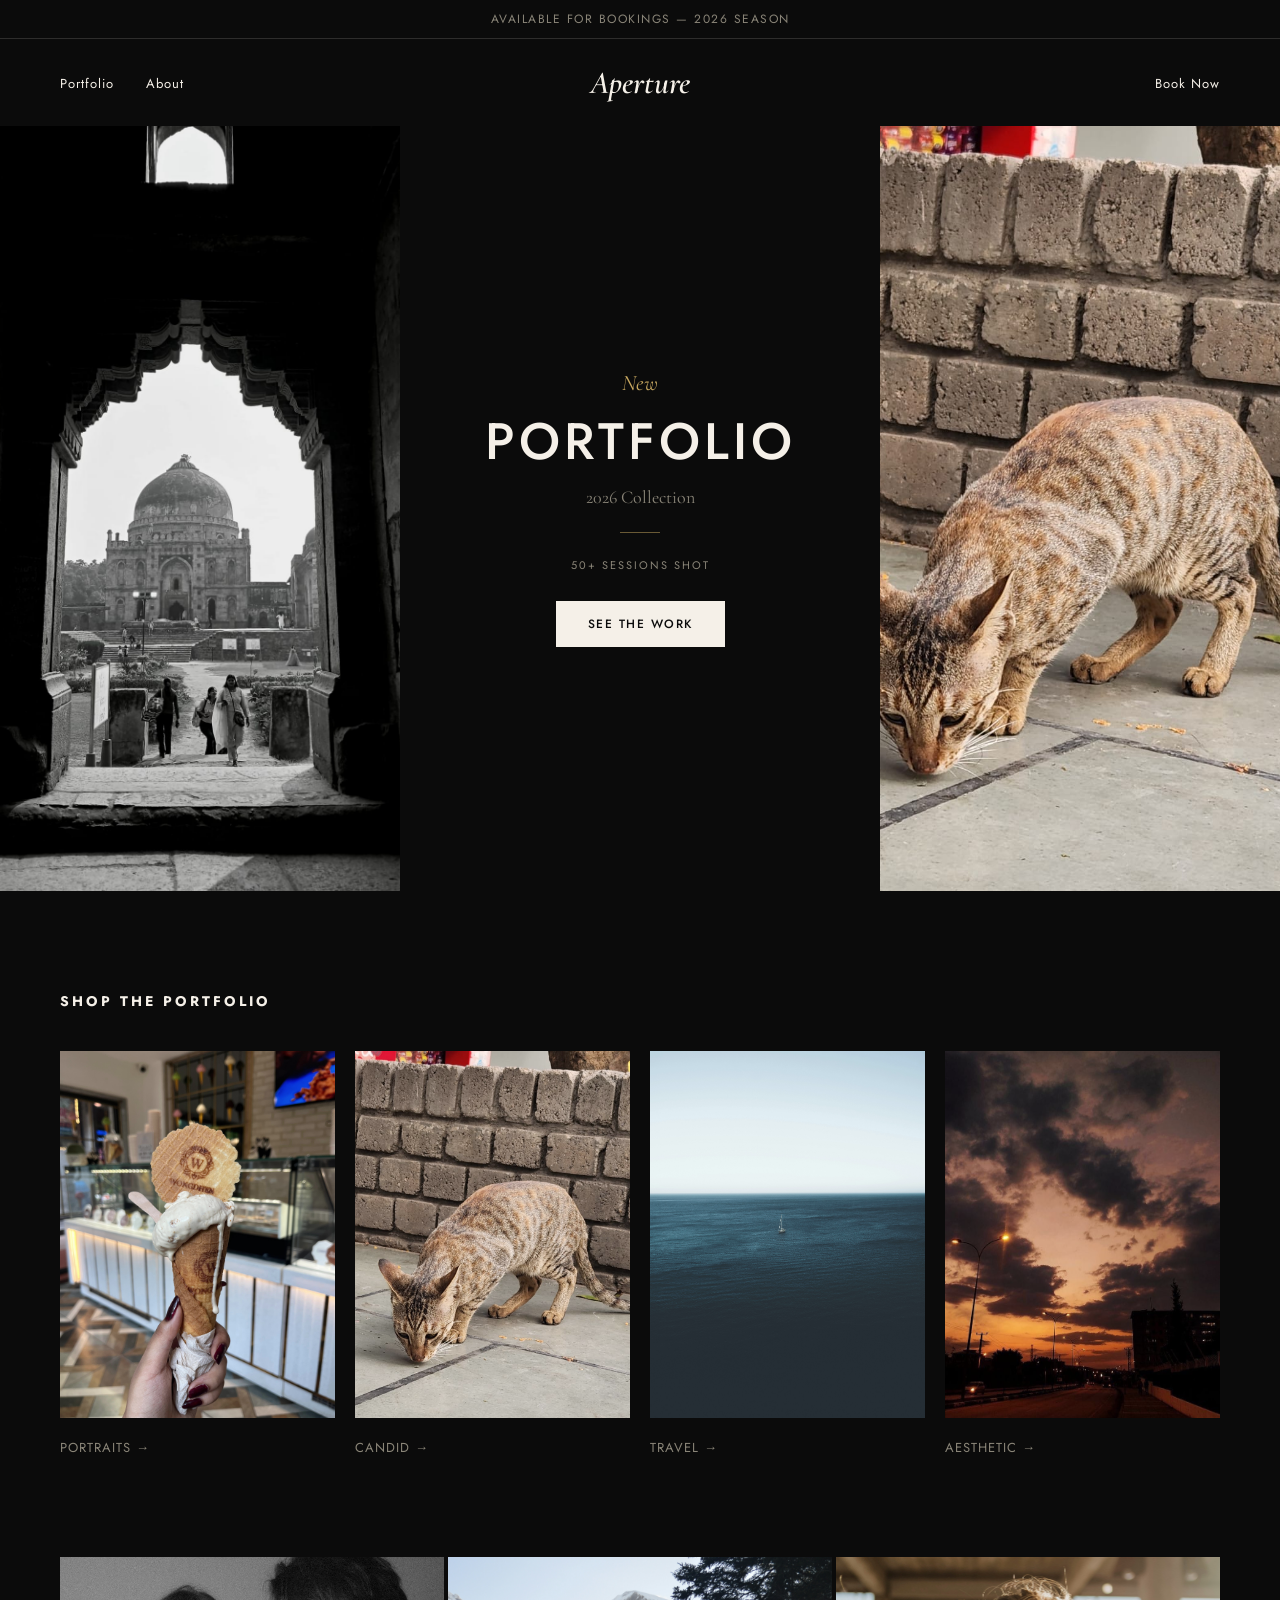
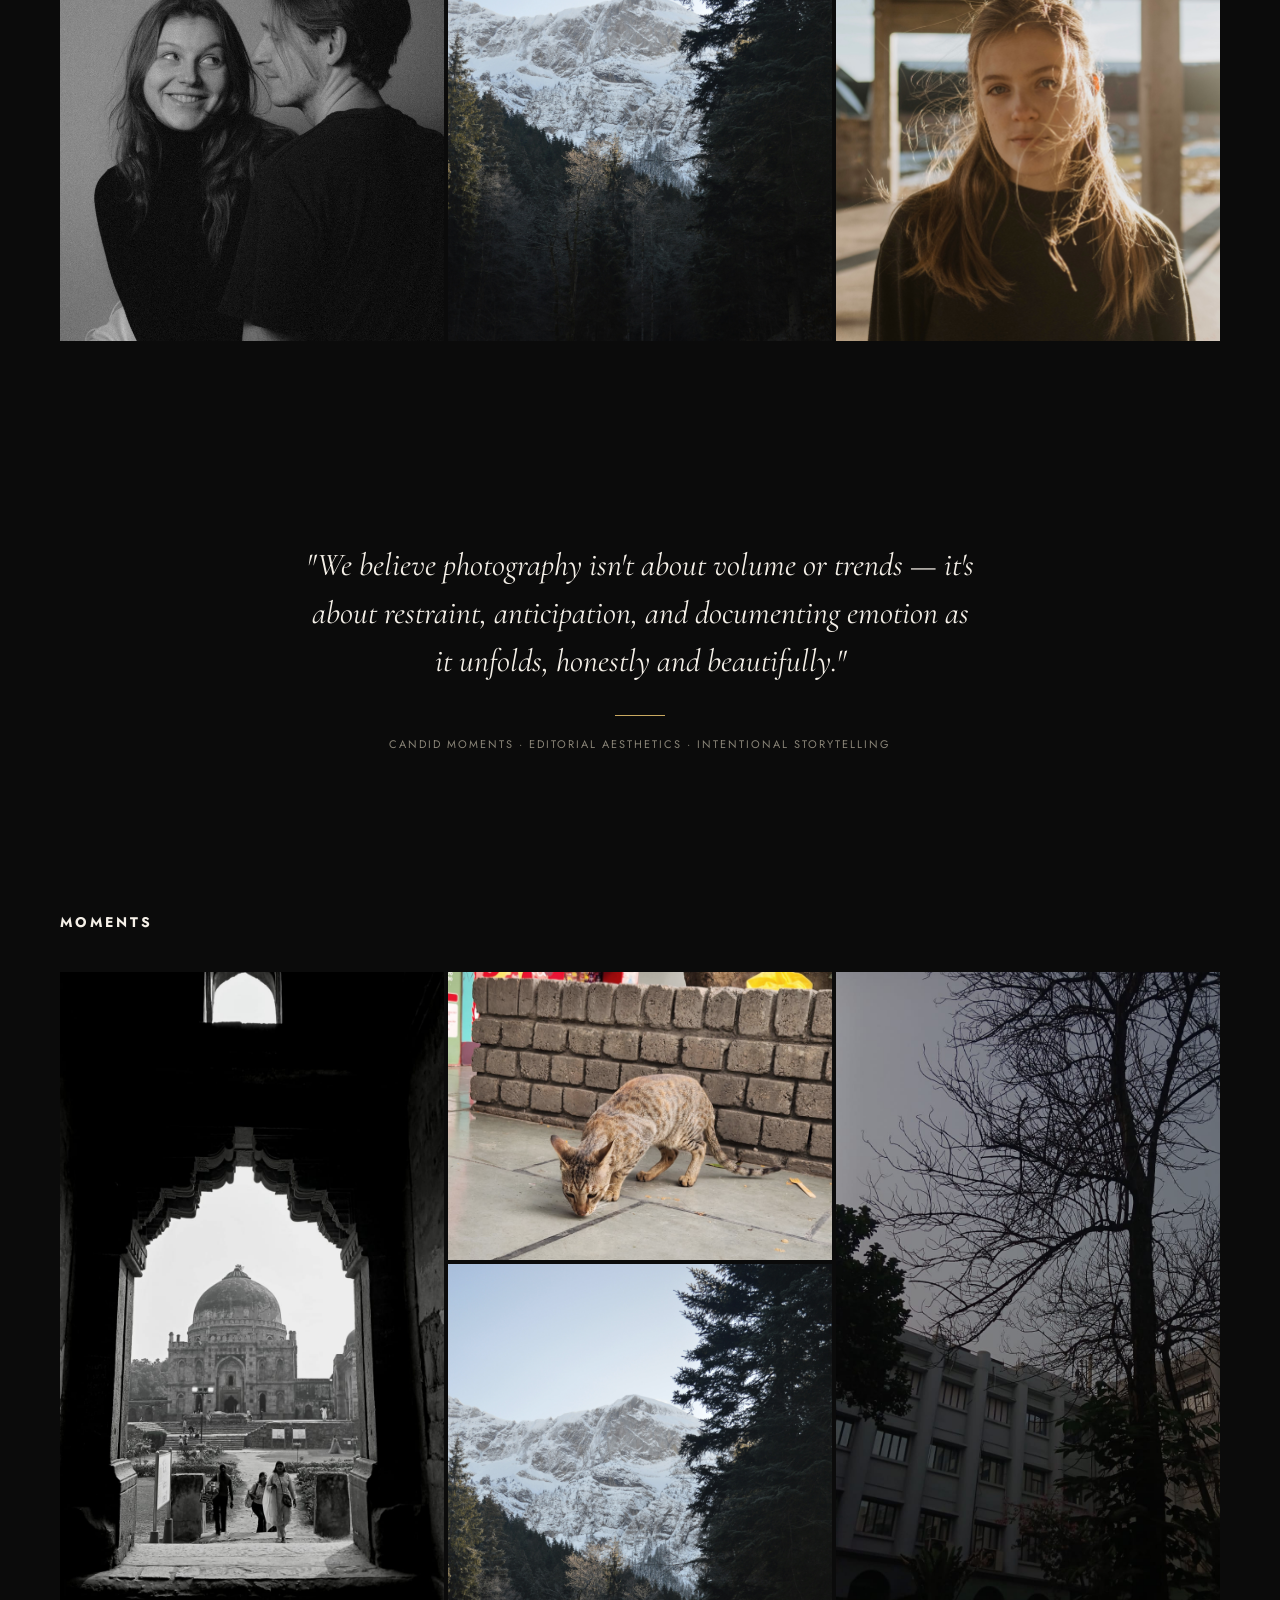
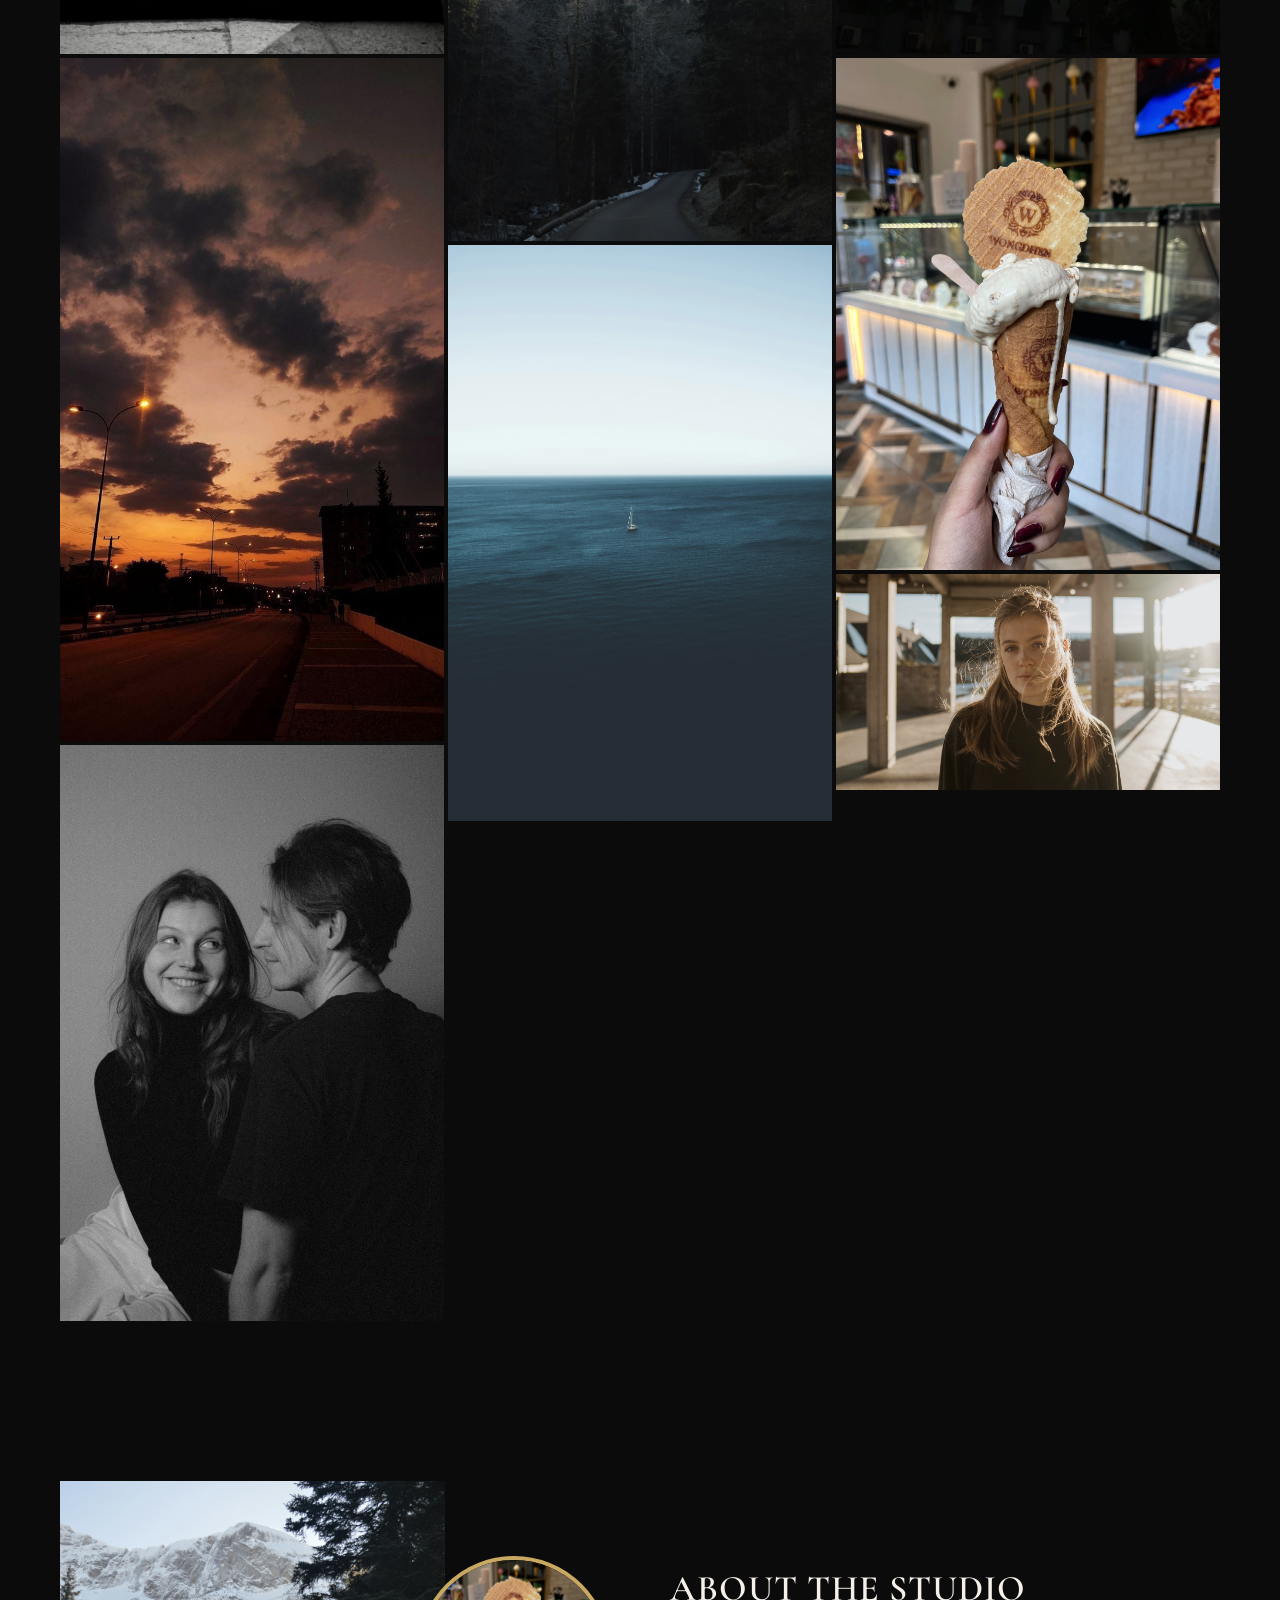
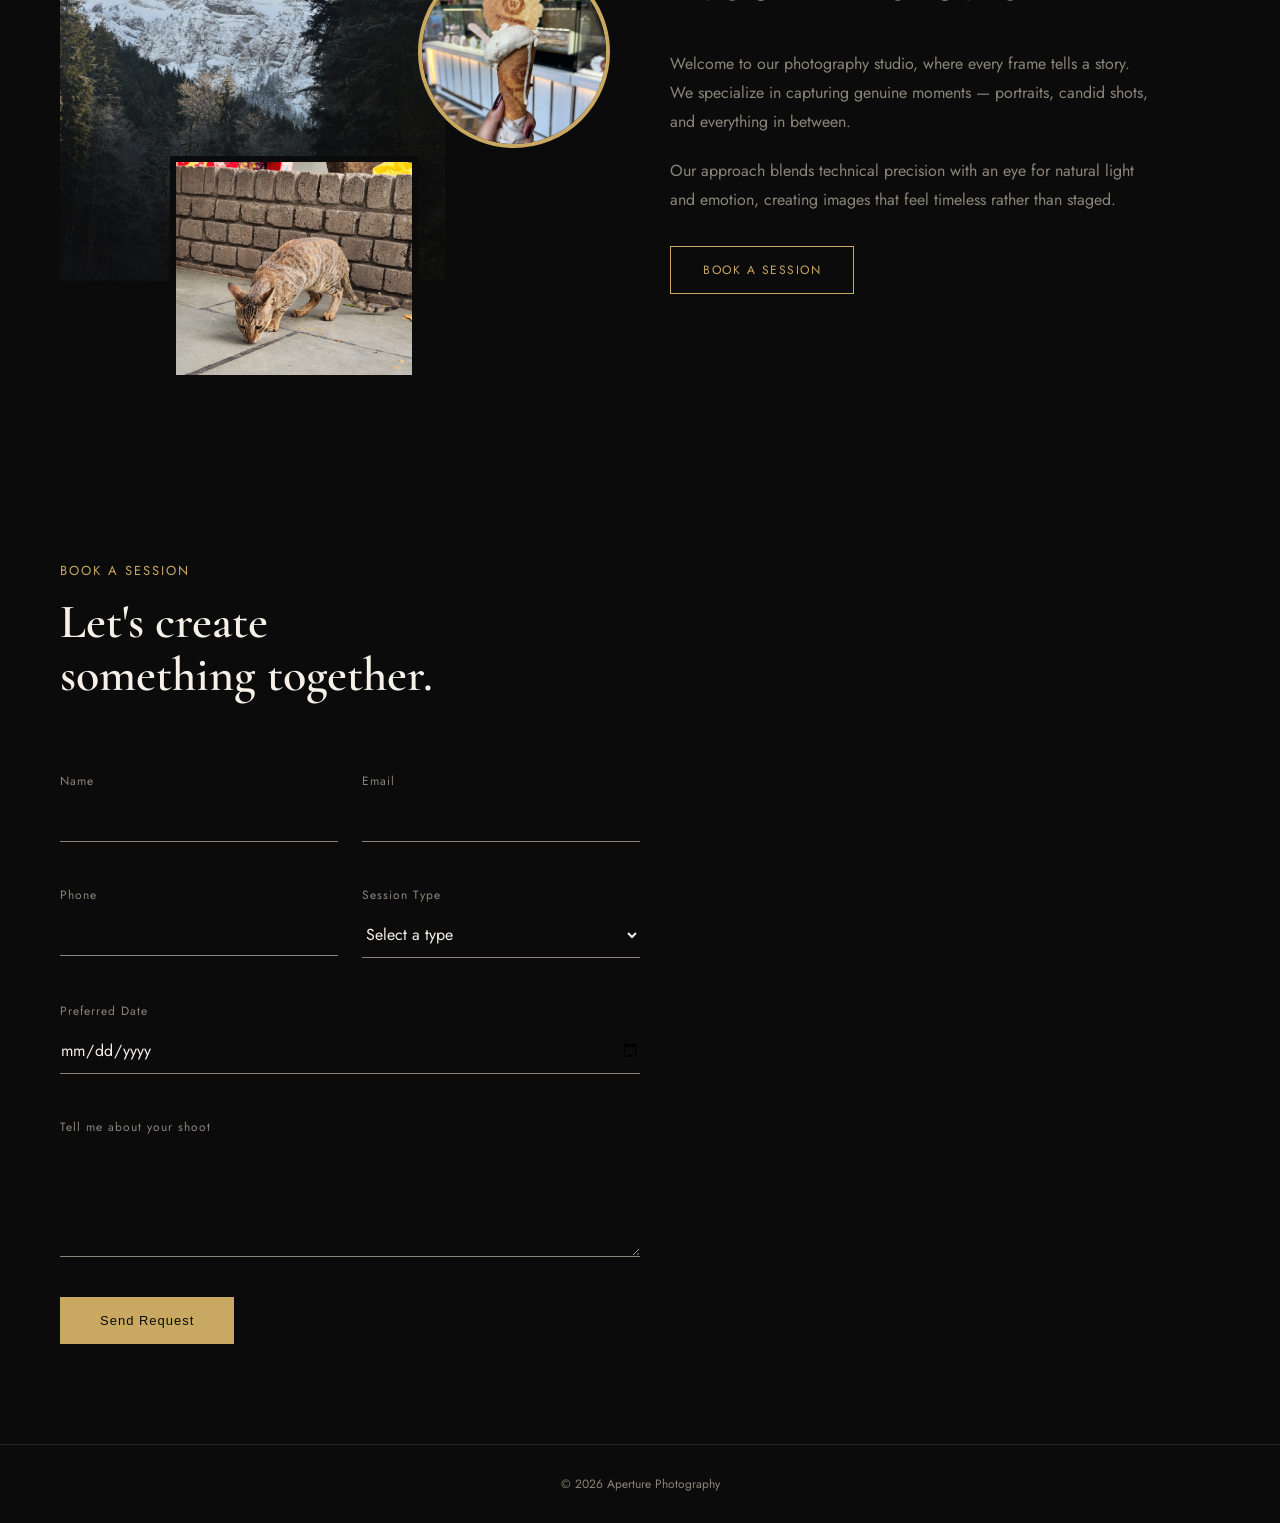
<file: index.html>
<!DOCTYPE html>
<html lang="en">
<head>
  <meta charset="UTF-8">
  <meta name="viewport" content="width=device-width, initial-scale=1.0">
  <title>Aperture — Photography Portfolio</title>
  <link rel="preconnect" href="https://fonts.googleapis.com">
  <link href="https://fonts.googleapis.com/css2?family=Cormorant+Garamond:ital,wght@0,400;0,600;1,500&family=Jost:wght@300;400;500;600&display=swap" rel="stylesheet">
  <link rel="stylesheet" href="style.css">
</head>
<body>

  <div class="announcement-bar">AVAILABLE FOR BOOKINGS — 2026 SEASON</div>

  <nav class="navbar">
    <ul class="nav-links left">
      <li><a href="#gallery">Portfolio</a></li>
      <li><a href="#about">About</a></li>
    </ul>
    <div class="nav-logo">Aperture</div>
    <ul class="nav-links right">
      <li><a href="#contact">Book Now</a></li>
    </ul>
  </nav>

  <header class="hero">
   <div class="hero-image left">
  <img src="photo-01.jpg" alt="Portrait photography" class="slide active">
  <img src="photo-04.jpg" alt="Portrait photography" class="slide">
  <img src="photo-07.jpg" alt="Portrait photography" class="slide">
</div>
    <div class="hero-center">
      <p class="hero-eyebrow">New</p>
      <h1 class="hero-title">PORTFOLIO</h1>
      <p class="hero-tagline">2026 Collection</p>
      <div class="hero-divider"></div>
      <p class="hero-stat">50+ SESSIONS SHOT</p>
      <a href="#gallery" class="hero-btn">SEE THE WORK</a>
    </div>
    <div class="hero-image right">
  <img src="photo-02.jpg" alt="Candid photography" class="slide active">
  <img src="photo-05.jpg" alt="Candid photography" class="slide">
  <img src="photo-08.jpg" alt="Candid photography" class="slide">
</div>
  </header>

  <section class="categories" id="gallery">
    <h2 class="section-heading">SHOP THE PORTFOLIO</h2>
    <div class="categories-grid">
      <div class="category-item">
        <img src="photo-06.jpg" alt="Portraits">
        <p class="category-label">PORTRAITS →</p>
      </div>
      <div class="category-item">
        <img src="photo-02.jpg" alt="Candid">
        <p class="category-label">CANDID →</p>
      </div>
      <div class="category-item">
        <img src="photo-08.jpg" alt="Travel">
        <p class="category-label">TRAVEL →</p>
      </div>
      <div class="category-item">
        <img src="photo-04.jpg" alt="Aesthetic">
        <p class="category-label">AESTHETIC →</p>
      </div>
    </div>
  </section>

  <section class="portfolio-strip">
    <div class="strip-item"><img src="photo-07.jpg" alt="Work sample"></div>
    <div class="strip-item"><img src="photo-05.jpg" alt="Work sample"></div>
    <div class="strip-item"><img src="photo-09.jpg" alt="Work sample"></div>
  </section>
  <section class="quote-section">
    <p class="quote-text">"We believe photography isn't about volume or trends — it's about restraint, anticipation, and documenting emotion as it unfolds, honestly and beautifully."</p>
    <div class="quote-divider"></div>
    <p class="quote-sub">CANDID MOMENTS · EDITORIAL AESTHETICS · INTENTIONAL STORYTELLING</p>
  </section>

  <section class="masonry">
    <h2 class="section-heading">MOMENTS</h2>
    <div class="masonry-grid">
      <img src="photo-01.jpg" alt="Moment" onclick="openLightbox('images/photo-01.jpg')">
      <img src="photo-04.jpg" alt="Moment" onclick="openLightbox('images/photo-04.jpg')">
      <img src="photo-07.jpg" alt="Moment" onclick="openLightbox('images/photo-07.jpg')">
      <img src="photo-02.jpg" alt="Moment" onclick="openLightbox('images/photo-02.jpg')">
      <img src="photo-05.jpg" alt="Moment" onclick="openLightbox('images/photo-05.jpg')">
      <img src="photo-08.jpg" alt="Moment" onclick="openLightbox('images/photo-08.jpg')">
      <img src="photo-03.jpg" alt="Moment" onclick="openLightbox('images/photo-03.jpg')">
      <img src="photo-06.jpg" alt="Moment" onclick="openLightbox('images/photo-06.jpg')">
      <img src="photo-09.jpg" alt="Moment" onclick="openLightbox('images/photo-09.jpg')">
    </div>
  </section>

  <section class="about" id="about">
    <div class="about-collage">
      <img src="photo-05.jpg" alt="Studio work sample" class="collage-main">
      <img src="photo-02.jpg" alt="Studio work sample" class="collage-small">
      <img src="photo-06.jpg" alt="Studio work sample" class="collage-round">
    </div>
    <div class="about-content">
      <h2 class="section-heading">ABOUT THE STUDIO</h2>
      <p class="about-bio">Welcome to our photography studio, where every frame tells a story. We specialize in capturing genuine moments — portraits, candid shots, and everything in between.</p>
      <p class="about-bio">Our approach blends technical precision with an eye for natural light and emotion, creating images that feel timeless rather than staged.</p>
      <a href="#contact" class="about-btn">BOOK A SESSION</a>
    </div>
  </section>

  <section class="contact" id="contact">
    <p class="section-label">BOOK A SESSION</p>
    <h2 class="contact-title">Let's create<br>something together.</h2>

    <form class="booking-form">
      <p id="form-status" class="form-status"></p>

      <div class="form-row">
        <div class="form-group">
          <label for="name">Name</label>
          <input type="text" id="name" name="name">
          <span class="error-msg" id="name-error"></span>
        </div>
        <div class="form-group">
          <label for="email">Email</label>
          <input type="email" id="email" name="email">
          <span class="error-msg" id="email-error"></span>
        </div>
      </div>

      <div class="form-row">
        <div class="form-group">
          <label for="phone">Phone</label>
          <input type="tel" id="phone" name="phone">
          <span class="error-msg" id="phone-error"></span>
        </div>
        <div class="form-group">
          <label for="session-type">Session Type</label>
          <select id="session-type" name="session-type">
            <option value="">Select a type</option>
            <option value="portrait">Portrait</option>
            <option value="event">Event</option>
            <option value="wedding">Wedding</option>
            <option value="product">Product / Commercial</option>
            <option value="other">Other</option>
          </select>
          <span class="error-msg" id="session-type-error"></span>
        </div>
      </div>

      <div class="form-group">
        <label for="date">Preferred Date</label>
        <input type="date" id="date" name="date">
        <span class="error-msg" id="date-error"></span>
      </div>

      <div class="form-group">
        <label for="message">Tell me about your shoot</label>
        <textarea id="message" name="message" rows="4"></textarea>
      </div>

      <button type="submit" class="submit-btn">Send Request</button>
    </form>
  </section>

  <footer class="footer">
    <p>© 2026 Aperture Photography</p>
  </footer>

  <script src="app.js"></script>

</body>
</html>
</file>
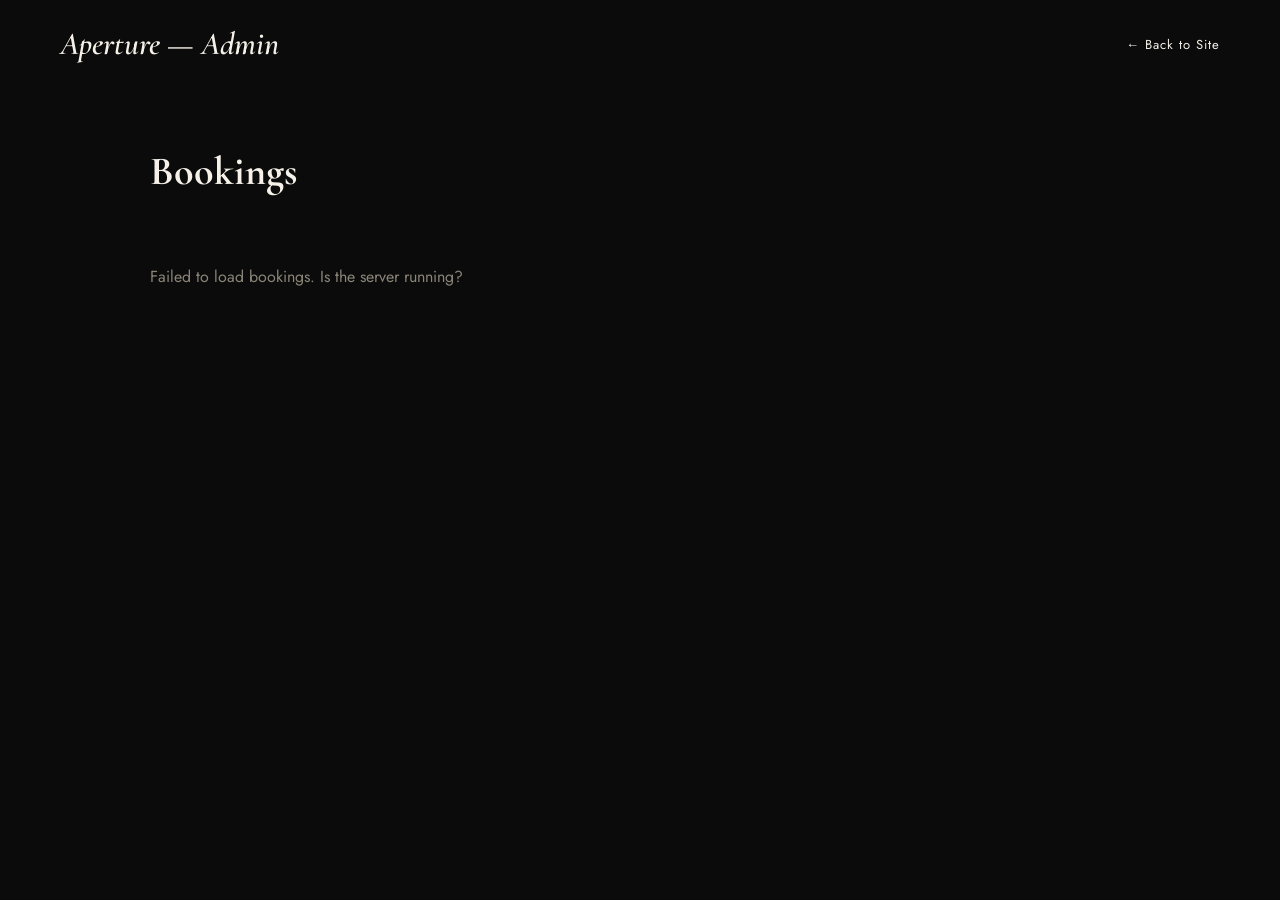
<file: admin.html>
<!DOCTYPE html>
<html lang="en">
<head>
  <meta charset="UTF-8">
  <meta name="viewport" content="width=device-width, initial-scale=1.0">
  <title>Admin — Bookings</title>
  <link rel="preconnect" href="https://fonts.googleapis.com">
  <link href="https://fonts.googleapis.com/css2?family=Cormorant+Garamond:ital,wght@0,400;0,600&family=Jost:wght@300;400;500;600&display=swap" rel="stylesheet">
  <link rel="stylesheet" href="style.css">
  <style>
    .admin-wrap {
      padding: 60px;
      max-width: 1100px;
      margin: 0 auto;
    }
    .admin-title {
      font-family: 'Cormorant Garamond', serif;
      font-size: 40px;
      margin-bottom: 30px;
    }
    table {
      width: 100%;
      border-collapse: collapse;
      font-size: 14px;
    }
    th, td {
      text-align: left;
      padding: 14px 12px;
      border-bottom: 1px solid rgba(245,240,232,0.15);
    }
    th {
      color: var(--gold);
      font-weight: 500;
      letter-spacing: 1px;
      font-size: 12px;
    }
    td {
      color: var(--ivory);
    }
    .empty-state {
      color: var(--grey);
      padding: 40px 0;
    }
    .loading {
      color: var(--grey);
    }
  </style>
</head>
<body>

  <nav class="navbar">
    <div class="nav-logo">Aperture — Admin</div>
    <ul class="nav-links right">
      <li><a href="index.html">← Back to Site</a></li>
    </ul>
  </nav>

  <div class="admin-wrap">
    <h1 class="admin-title">Bookings</h1>
    <div id="bookings-container">
      <p class="loading">Loading bookings...</p>
    </div>
  </div>

  <script>
    async function loadBookings(){
      const container = document.getElementById('bookings-container');
      try {
        const response = await fetch('https://aperture-photography-portfolio.onrender.com/api/bookings');
        const bookings = await response.json();

        if (bookings.length === 0) {
          container.innerHTML = '<p class="empty-state">No bookings yet.</p>';
          return;
        }

        let tableHTML = `
          <table>
            <thead>
              <tr>
                <th>Name</th>
                <th>Email</th>
                <th>Phone</th>
                <th>Session Type</th>
                <th>Date</th>
                <th>Message</th>
                <th>Submitted</th>
              </tr>
            </thead>
            <tbody>
        `;

        bookings.forEach(b => {
          const submittedDate = new Date(b.createdAt).toLocaleDateString();
          tableHTML += `
            <tr>
              <td>${b.name}</td>
              <td>${b.email}</td>
              <td>${b.phone}</td>
              <td>${b.sessionType}</td>
              <td>${b.date}</td>
              <td>${b.message || '—'}</td>
              <td>${submittedDate}</td>
            </tr>
          `;
        });

        tableHTML += '</tbody></table>';
        container.innerHTML = tableHTML;

      } catch (error) {
        container.innerHTML = '<p class="empty-state">Failed to load bookings. Is the server running?</p>';
      }
    }

    loadBookings();
  </script>

</body>
</html>
</file>
<file: style.css>
* {
  margin: 0;
  padding: 0;
  box-sizing: border-box;
}

:root {
  --black: #0B0B0B;
  --ivory: #F5F0E8;
  --gold: #C9A961;
  --grey: #8A8578;
  --error: #c0392b;
}

body {
  background: var(--black);
  color: var(--ivory);
  font-family: 'Jost', sans-serif;
}

/* Announcement Bar */
.announcement-bar {
  background: var(--black);
  border-bottom: 1px solid rgba(245,240,232,0.15);
  text-align: center;
  padding: 10px;
  font-size: 12px;
  letter-spacing: 1.5px;
  color: var(--grey);
}

/* Navbar */
.navbar {
  display: flex;
  justify-content: space-between;
  align-items: center;
  padding: 24px 60px;
}

.nav-logo {
  font-family: 'Cormorant Garamond', serif;
  font-style: italic;
  font-size: 32px;
  font-weight: 600;
  color: var(--ivory);
}

.nav-links {
  display: flex;
  list-style: none;
  gap: 32px;
  flex: 1;
}

.nav-links.right {
  justify-content: flex-end;
}

.nav-links a {
  color: var(--ivory);
  text-decoration: none;
  font-size: 13px;
  letter-spacing: 1px;
  transition: color 0.2s ease;
}

.nav-links a:hover {
  color: var(--gold);
}

/* Hero */
.hero {
  display: grid;
  grid-template-columns: 1fr 1.2fr 1fr;
  align-items: center;
  min-height: 85vh;
  gap: 0;
  overflow: hidden;
}

.hero-image {
  height: 85vh;
  overflow: hidden;
  position: relative;
}

.hero-image .slide {
  position: absolute;
  top: 0;
  left: 0;
  width: 100%;
  height: 100%;
  object-fit: cover;
  opacity: 0;
  transition: opacity 1.5s ease-in-out;
}

.hero-image .slide.active {
  opacity: 1;
}
 

.hero-center {
  text-align: center;
  padding: 0 20px;
}

.hero-eyebrow {
  font-family: 'Cormorant Garamond', serif;
  font-style: italic;
  font-size: 22px;
  color: var(--gold);
  margin-bottom: 8px;
}

.hero-title {
  font-family: 'Jost', sans-serif;
  font-size: clamp(2.2rem, 5vw, 3.2rem);
  font-weight: 500;
  letter-spacing: 4px;
  margin-bottom: 8px;
}

.hero-tagline {
  font-family: 'Cormorant Garamond', serif;
  font-size: 18px;
  color: var(--grey);
  margin-bottom: 20px;
}

.hero-divider {
  width: 40px;
  height: 1px;
  background: var(--gold);
  margin: 24px auto;
  opacity: 0.5;
}

.hero-stat {
  font-size: 11px;
  letter-spacing: 2px;
  color: var(--grey);
  margin-bottom: 28px;
}

.hero-btn {
  display: inline-block;
  padding: 14px 32px;
  background: var(--ivory);
  color: var(--black);
  text-decoration: none;
  font-size: 12px;
  letter-spacing: 1.5px;
  font-weight: 500;
  transition: background 0.2s ease;
}

.hero-btn:hover {
  background: var(--gold);
}

/* Categories */
.categories {
  padding: 100px 60px;
}

.section-heading {
  font-family: 'Jost', sans-serif;
  font-size: 14px;
  letter-spacing: 3px;
  margin-bottom: 40px;
  color: var(--ivory);
}

.categories-grid {
  display: grid;
  grid-template-columns: repeat(4, 1fr);
  gap: 20px;
}

.category-item img {
  width: 100%;
  aspect-ratio: 3 / 4;
  object-fit: cover;
  filter: grayscale(15%);
  transition: filter 0.3s ease, transform 0.4s ease;
}

.category-item:hover img {
  filter: grayscale(0%);
  transform: scale(1.02);
}

.category-label {
  margin-top: 14px;
  font-size: 13px;
  letter-spacing: 1px;
  color: var(--grey);
}

/* Portfolio Strip */
.portfolio-strip {
  display: grid;
  grid-template-columns: repeat(3, 1fr);
  gap: 4px;
  padding: 0 60px 100px;
}

.strip-item {
  aspect-ratio: 1 / 1;
  overflow: hidden;
}

.strip-item img {
  width: 100%;
  height: 100%;
  object-fit: cover;
  transition: transform 0.5s ease;
}

.strip-item:hover img {
  transform: scale(1.06);
}

/* About */
.about {
  display: grid;
  grid-template-columns: 1fr 1fr;
  gap: 60px;
  padding: 60px 60px 120px;
  align-items: center;
}

.about-collage {
  position: relative;
  height: 500px;
}

.collage-main {
  position: absolute;
  top: 0;
  left: 0;
  width: 70%;
  height: 80%;
  object-fit: cover;
}

.collage-small {
  position: absolute;
  bottom: 0;
  left: 20%;
  width: 45%;
  height: 45%;
  object-fit: cover;
  border: 6px solid var(--black);
}

.collage-round {
  position: absolute;
  top: 15%;
  right: 0;
  width: 35%;
  aspect-ratio: 1 / 1;
  object-fit: cover;
  border-radius: 50%;
  border: 4px solid var(--gold);
}

.about-content .section-heading {
  font-family: 'Cormorant Garamond', serif;
  font-size: 36px;
  letter-spacing: 1px;
  font-weight: 600;
}

.about-bio {
  font-size: 16px;
  line-height: 1.8;
  color: var(--grey);
  margin-bottom: 20px;
  max-width: 480px;
}

.about-btn {
  display: inline-block;
  margin-top: 12px;
  padding: 14px 32px;
  border: 1px solid var(--gold);
  color: var(--gold);
  text-decoration: none;
  font-size: 12px;
  letter-spacing: 1.5px;
  transition: background 0.2s ease, color 0.2s ease;
}

.about-btn:hover {
  background: var(--gold);
  color: var(--black);
}

/* Contact */
.contact {
  padding: 60px 60px 100px;
  max-width: 700px;
}

.section-label {
  font-size: 13px;
  letter-spacing: 2px;
  color: var(--gold);
  margin-bottom: 16px;
}

.contact-title {
  font-family: 'Cormorant Garamond', serif;
  font-size: clamp(2rem, 5vw, 3rem);
  font-weight: 600;
  line-height: 1.1;
  margin-bottom: 30px;
}

.form-status {
  font-size: 14px;
  margin-bottom: 20px;
  min-height: 20px;
}

.form-row {
  display: grid;
  grid-template-columns: 1fr 1fr;
  gap: 24px;
}

.form-group {
  margin-bottom: 24px;
  display: flex;
  flex-direction: column;
}

label {
  font-size: 12px;
  letter-spacing: 1px;
  color: var(--grey);
  margin-bottom: 8px;
}

input, select, textarea {
  background: transparent;
  border: none;
  border-bottom: 1px solid var(--grey);
  color: var(--ivory);
  font-family: 'Jost', sans-serif;
  font-size: 16px;
  padding: 10px 0;
  outline: none;
  transition: border-color 0.2s ease;
}

input:focus, select:focus, textarea:focus {
  border-bottom-color: var(--gold);
}

input.invalid, select.invalid {
  border-bottom-color: var(--error);
}

select option {
  background: var(--black);
}

textarea {
  resize: vertical;
}

.error-msg {
  font-size: 12px;
  color: var(--error);
  margin-top: 6px;
  min-height: 14px;
}

.submit-btn {
  margin-top: 16px;
  padding: 16px 40px;
  background: var(--gold);
  color: var(--black);
  border: none;
  font-size: 13px;
  font-weight: 500;
  letter-spacing: 1px;
  cursor: pointer;
  transition: opacity 0.2s ease;
}

.submit-btn:hover {
  opacity: 0.85;
}

.submit-btn:disabled {
  opacity: 0.6;
  cursor: not-allowed;
}

/* Footer */
.footer {
  text-align: center;
  padding: 30px;
  border-top: 1px solid rgba(245,240,232,0.1);
  font-size: 12px;
  color: var(--grey);
}

/* Responsive */
@media (max-width: 900px) {
  .navbar {
    flex-direction: column;
    gap: 16px;
    padding: 20px 24px;
  }

  .nav-links {
    justify-content: center;
    gap: 20px;
  }

  .hero {
    grid-template-columns: 1fr;
    min-height: auto;
  }

  .hero-image {
    height: 40vh;
  }

  .hero-center {
    padding: 50px 24px;
  }

  .categories {
    padding: 60px 24px;
  }

  .categories-grid {
    grid-template-columns: repeat(2, 1fr);
  }

  .portfolio-strip {
    grid-template-columns: 1fr;
    padding: 0 24px 60px;
  }

  .about {
    grid-template-columns: 1fr;
    padding: 40px 24px 80px;
  }

  .about-collage {
    height: 380px;
  }

  .contact {
    padding: 40px 24px 80px;
  }

  .form-row {
    grid-template-columns: 1fr;
  }
}
/* Quote Section */
.quote-section {
  padding: 100px 60px;
  text-align: center;
  max-width: 800px;
  margin: 0 auto;
}

.quote-text {
  font-family: 'Cormorant Garamond', serif;
  font-style: italic;
  font-size: clamp(1.4rem, 3vw, 2rem);
  line-height: 1.5;
  color: var(--ivory);
  margin-bottom: 30px;
}

.quote-divider {
  width: 50px;
  height: 1px;
  background: var(--gold);
  margin: 0 auto 20px;
}

.quote-sub {
  font-size: 11px;
  letter-spacing: 2px;
  color: var(--grey);
}

/* Masonry Grid */
.masonry {
  padding: 60px 60px 100px;
}

.masonry-grid {
  column-count: 3;
  column-gap: 4px;
}

.masonry-grid img {
  width: 100%;
  display: block;
  margin-bottom: 4px;
  break-inside: avoid;
  cursor: pointer;
  filter: grayscale(10%);
  transition: filter 0.3s ease, opacity 0.3s ease;
}

.masonry-grid img:hover {
  filter: grayscale(0%);
  opacity: 0.9;
}

@media (max-width: 900px) {
  .quote-section {
    padding: 60px 24px;
  }

  .masonry {
    padding: 40px 24px 60px;
  }

  .masonry-grid {
    column-count: 2;
  }
}
</file>
